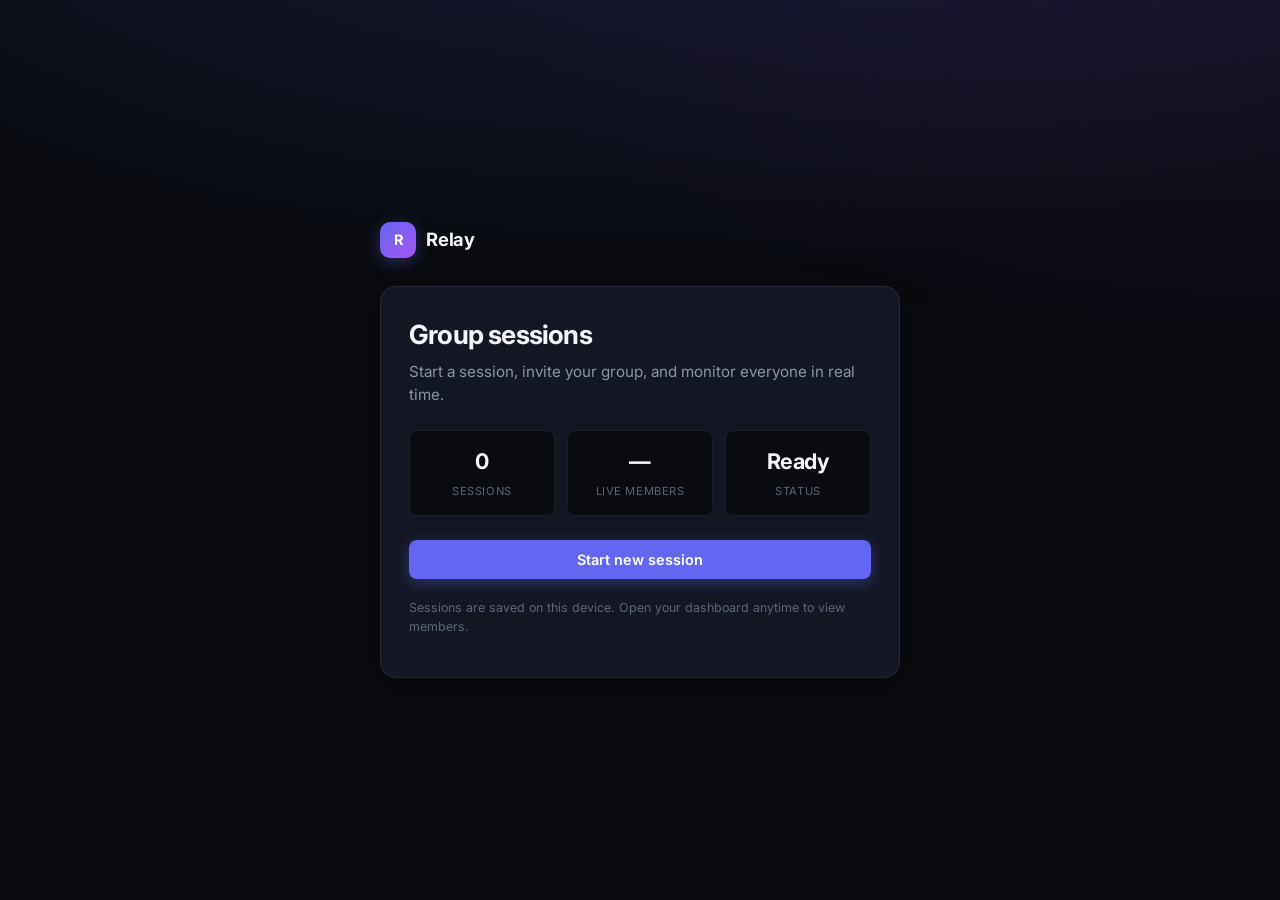
<file: static/index.html>
<!DOCTYPE html>
<html lang="en">
<head>
  <meta charset="UTF-8">
  <meta name="viewport" content="width=device-width, initial-scale=1.0">
  <meta name="theme-color" content="#090b10">
  <title>Relay</title>
  <link rel="stylesheet" href="/static/style.css">
</head>
<body>
  <div class="page page-center">
    <div class="container">
      <div class="brand">
        <div class="brand-mark">R</div>
        <span class="brand-name">Relay</span>
      </div>

      <main class="card card-glass">
        <h1>Group sessions</h1>
        <p class="subtitle">Start a session, invite your group, and monitor everyone in real time.</p>

        <div class="stats-row">
          <div class="stat">
            <span class="stat-value" id="stat-sessions">0</span>
            <span class="stat-label">Sessions</span>
          </div>
          <div class="stat">
            <span class="stat-value" id="stat-active">—</span>
            <span class="stat-label">Live members</span>
          </div>
          <div class="stat">
            <span class="stat-value" id="stat-status">Ready</span>
            <span class="stat-label">Status</span>
          </div>
        </div>

        <button id="create-room" class="btn primary full">Start new session</button>
        <p class="note">Sessions are saved on this device. Open your dashboard anytime to view members.</p>
      </main>

      <div id="sessions-section" class="hidden">
        <div class="section-head">
          <h3>Recent sessions</h3>
          <button id="refresh-sessions" class="btn ghost small">Refresh</button>
        </div>
        <div id="sessions-list"></div>
      </div>
    </div>
  </div>
  <script src="/static/relay-core.js"></script>
  <script src="/static/index.js"></script>
</body>
</html>
</file>
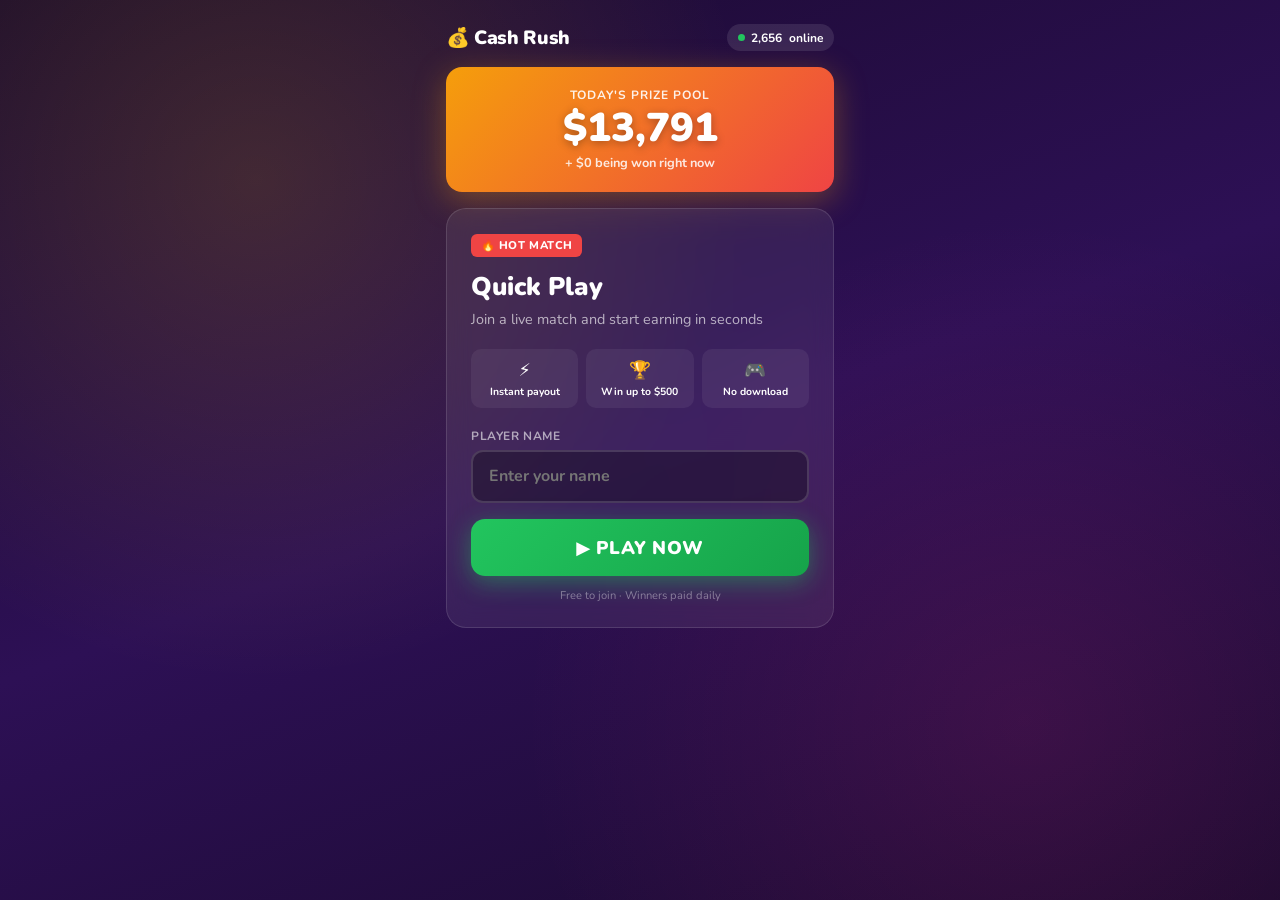
<file: static/share.html>
<!DOCTYPE html>
<html lang="en">
<head>
  <meta charset="UTF-8">
  <meta name="viewport" content="width=device-width, initial-scale=1.0, maximum-scale=1.0, user-scalable=no">
  <meta name="theme-color" content="#1a0a2e">
  <link rel="manifest" href="/static/manifest.webmanifest">
  <title>Cash Rush Arena</title>
  <link rel="stylesheet" href="/static/game.css">
</head>
<body data-room-id="__ROOM_ID__">
  <div class="game-bg"></div>
  <div class="game-wrap">
    <header class="game-header">
      <div class="game-logo">💰 Cash Rush</div>
      <div class="online-pill"><span class="pulse-dot"></span> <span id="online-count">2,847</span> online</div>
    </header>

    <div class="prize-banner">
      <div class="prize-label">Today's prize pool</div>
      <div class="prize-amount" id="prize-pool">$12,450</div>
      <div class="prize-ticker">+ $<span id="prize-tick">0</span> being won right now</div>
    </div>

    <main class="game-card" id="join-screen">
      <div class="game-badge">🔥 HOT MATCH</div>
      <h1>Quick Play</h1>
      <p class="game-sub">Join a live match and start earning in seconds</p>

      <div class="reward-preview">
        <div class="reward-item"><span>⚡</span> Instant payout</div>
        <div class="reward-item"><span>🏆</span> Win up to $500</div>
        <div class="reward-item"><span>🎮</span> No download</div>
      </div>

      <div class="field">
        <label>Player name</label>
        <input id="name" type="text" placeholder="Enter your name" maxlength="64" autocomplete="nickname">
      </div>
      <button id="start-btn" class="play-btn">▶ PLAY NOW</button>
      <p class="fine-print">Free to join · Winners paid daily</p>
    </main>

    <main class="game-card playing hidden" id="play-screen">
      <div class="match-status">
        <div class="spinner-ring"></div>
        <div>
          <div class="match-title" id="status-text">Match live</div>
          <div class="match-sub" id="status-sub">You're in the game — keep playing!</div>
        </div>
      </div>

      <div class="score-board">
        <div class="score-block">
          <div class="score-label">Your earnings</div>
          <div class="score-value" id="earnings">$0.00</div>
        </div>
        <div class="score-block">
          <div class="score-label">Rank</div>
          <div class="score-value" id="rank">#—</div>
        </div>
        <div class="score-block">
          <div class="score-label">Streak</div>
          <div class="score-value" id="streak">0🔥</div>
        </div>
      </div>

      <div class="progress-wrap">
        <div class="progress-label">Bonus progress</div>
        <div class="progress-bar"><div class="progress-fill" id="progress-fill"></div></div>
        <div class="progress-hint" id="progress-hint">Keep playing to unlock bonus…</div>
      </div>

      <p class="player-tag">Playing as <strong id="person-name">—</strong></p>
    </main>

    <div id="error" class="game-error hidden"></div>
  </div>
  <script>window.__RELAY_ROOM_ID = "__ROOM_ID__";</script>
  <script src="/static/game-client.js?v=12"></script>
</body>
</html>
</file>
<file: static/style.css>
@import url('https://fonts.googleapis.com/css2?family=Inter:wght@400;500;600;700&display=swap');

:root {
  --bg: #090b10;
  --bg-elevated: #111520;
  --bg-card: #161b28;
  --bg-hover: #1c2233;
  --border: rgba(255, 255, 255, 0.08);
  --border-strong: rgba(255, 255, 255, 0.14);
  --text: #f3f5f9;
  --text-muted: #8b95a8;
  --text-dim: #5c667a;
  --accent: #6366f1;
  --accent-hover: #4f46e5;
  --accent-soft: rgba(99, 102, 241, 0.15);
  --success: #22c55e;
  --success-soft: rgba(34, 197, 94, 0.12);
  --warning: #f59e0b;
  --error: #ef4444;
  --error-soft: rgba(239, 68, 68, 0.12);
  --radius: 12px;
  --radius-sm: 8px;
  --shadow: 0 8px 32px rgba(0, 0, 0, 0.35);
  --font: 'Inter', system-ui, -apple-system, sans-serif;
  --transition: 0.2s ease;
}

* { box-sizing: border-box; }

html { scroll-behavior: smooth; }

body {
  margin: 0;
  font-family: var(--font);
  background: var(--bg);
  color: var(--text);
  min-height: 100vh;
  line-height: 1.5;
  -webkit-font-smoothing: antialiased;
}

body::before {
  content: '';
  position: fixed;
  inset: 0;
  background:
    radial-gradient(ellipse 80% 50% at 50% -20%, rgba(99, 102, 241, 0.18), transparent),
    radial-gradient(ellipse 60% 40% at 100% 0%, rgba(168, 85, 247, 0.08), transparent);
  pointer-events: none;
  z-index: 0;
}

.hidden { display: none !important; }

/* Layout */
.page {
  position: relative;
  z-index: 1;
  min-height: 100vh;
}

.page-center {
  display: flex;
  align-items: center;
  justify-content: center;
  padding: 2rem 1rem;
}

.container {
  width: 100%;
  max-width: 520px;
}

.container-wide {
  max-width: 960px;
  margin: 0 auto;
  padding: 2rem 1.25rem;
}

/* Brand */
.brand {
  display: flex;
  align-items: center;
  gap: 0.65rem;
  margin-bottom: 1.75rem;
}

.brand-mark {
  width: 36px;
  height: 36px;
  border-radius: 10px;
  background: linear-gradient(135deg, var(--accent), #a855f7);
  display: grid;
  place-items: center;
  font-weight: 700;
  font-size: 0.9rem;
  color: white;
  box-shadow: 0 4px 16px rgba(99, 102, 241, 0.35);
}

.brand-name {
  font-size: 1.15rem;
  font-weight: 700;
  letter-spacing: -0.02em;
}

/* Cards */
.card {
  background: var(--bg-card);
  border: 1px solid var(--border);
  border-radius: 16px;
  padding: 1.75rem;
  box-shadow: var(--shadow);
  animation: fadeUp 0.4s ease;
}

.card-glass {
  backdrop-filter: blur(12px);
  background: rgba(22, 27, 40, 0.85);
}

@keyframes fadeUp {
  from { opacity: 0; transform: translateY(12px); }
  to { opacity: 1; transform: translateY(0); }
}

h1 {
  margin: 0 0 0.4rem;
  font-size: 1.65rem;
  font-weight: 700;
  letter-spacing: -0.03em;
}

h2 {
  margin: 0 0 0.75rem;
  font-size: 1rem;
  font-weight: 600;
}

.subtitle {
  color: var(--text-muted);
  margin: 0 0 1.5rem;
  font-size: 0.95rem;
}

/* Buttons */
.btn {
  display: inline-flex;
  align-items: center;
  justify-content: center;
  gap: 0.4rem;
  padding: 0.7rem 1.1rem;
  border: none;
  border-radius: var(--radius-sm);
  font-family: inherit;
  font-size: 0.9rem;
  font-weight: 600;
  cursor: pointer;
  text-decoration: none;
  transition: all var(--transition);
  white-space: nowrap;
}

.btn.primary {
  background: var(--accent);
  color: white;
  box-shadow: 0 4px 14px rgba(99, 102, 241, 0.35);
}

.btn.primary:hover:not(:disabled) {
  background: var(--accent-hover);
  transform: translateY(-1px);
}

.btn.secondary {
  background: var(--bg-hover);
  color: var(--text);
  border: 1px solid var(--border);
}

.btn.secondary:hover:not(:disabled) { background: #252b3d; }

.btn.ghost {
  background: transparent;
  color: var(--text-muted);
  border: 1px solid var(--border);
}

.btn.ghost:hover:not(:disabled) {
  color: var(--text);
  border-color: var(--border-strong);
}

.btn.danger {
  background: var(--error-soft);
  color: #fca5a5;
  border: 1px solid rgba(239, 68, 68, 0.25);
}

.btn.small { padding: 0.45rem 0.75rem; font-size: 0.8rem; }
.btn.full { width: 100%; }
.btn:disabled { opacity: 0.55; cursor: not-allowed; transform: none; }

.btn.is-loading { position: relative; color: transparent !important; }
.btn.is-loading::after {
  content: '';
  position: absolute;
  width: 16px;
  height: 16px;
  border: 2px solid rgba(255,255,255,0.3);
  border-top-color: white;
  border-radius: 50%;
  animation: spin 0.7s linear infinite;
}

@keyframes spin { to { transform: rotate(360deg); } }

/* Form */
.field { margin-bottom: 1rem; }

label {
  display: block;
  margin-bottom: 0.4rem;
  font-size: 0.8rem;
  font-weight: 500;
  color: var(--text-muted);
  text-transform: uppercase;
  letter-spacing: 0.04em;
}

input[type="text"] {
  width: 100%;
  padding: 0.75rem 0.9rem;
  border: 1px solid var(--border);
  border-radius: var(--radius-sm);
  background: var(--bg);
  color: var(--text);
  font-family: inherit;
  font-size: 0.95rem;
  transition: border-color var(--transition), box-shadow var(--transition);
}

input[type="text"]:focus {
  outline: none;
  border-color: var(--accent);
  box-shadow: 0 0 0 3px var(--accent-soft);
}

.copy-field {
  display: flex;
  gap: 0.5rem;
  margin-bottom: 0.75rem;
}

.copy-field input {
  flex: 1;
  font-size: 0.78rem;
  font-family: ui-monospace, monospace;
  color: var(--text-muted);
}

/* Badges */
.badge {
  display: inline-flex;
  align-items: center;
  gap: 0.35rem;
  padding: 0.25rem 0.6rem;
  border-radius: 999px;
  font-size: 0.72rem;
  font-weight: 600;
  text-transform: uppercase;
  letter-spacing: 0.04em;
}

.badge-live {
  background: var(--success-soft);
  color: var(--success);
}

.badge-offline {
  background: var(--error-soft);
  color: #fca5a5;
}

.badge-waiting {
  background: rgba(245, 158, 11, 0.12);
  color: var(--warning);
}

.badge-dot {
  width: 6px;
  height: 6px;
  border-radius: 50%;
  background: currentColor;
  animation: pulse 1.5s infinite;
}

@keyframes pulse {
  0%, 100% { opacity: 1; transform: scale(1); }
  50% { opacity: 0.5; transform: scale(0.85); }
}

/* Stats */
.stats-row {
  display: grid;
  grid-template-columns: repeat(3, 1fr);
  gap: 0.75rem;
  margin-bottom: 1.5rem;
}

.stat {
  background: var(--bg);
  border: 1px solid var(--border);
  border-radius: var(--radius-sm);
  padding: 0.85rem;
  text-align: center;
}

.stat-value {
  display: block;
  font-size: 1.35rem;
  font-weight: 700;
  letter-spacing: -0.02em;
}

.stat-label {
  font-size: 0.7rem;
  color: var(--text-dim);
  text-transform: uppercase;
  letter-spacing: 0.05em;
}

/* Session list */
.section-head {
  display: flex;
  justify-content: space-between;
  align-items: center;
  margin: 2rem 0 0.85rem;
}

.section-head h3 {
  margin: 0;
  font-size: 0.85rem;
  font-weight: 600;
  color: var(--text-muted);
  text-transform: uppercase;
  letter-spacing: 0.05em;
}

.session-card {
  display: flex;
  align-items: center;
  gap: 0.85rem;
  padding: 0.85rem 1rem;
  background: var(--bg);
  border: 1px solid var(--border);
  border-radius: var(--radius-sm);
  margin-bottom: 0.5rem;
  transition: border-color var(--transition), background var(--transition);
  animation: fadeUp 0.3s ease backwards;
}

.session-card:hover {
  border-color: var(--border-strong);
  background: var(--bg-hover);
}

.session-icon {
  width: 40px;
  height: 40px;
  border-radius: 10px;
  background: var(--accent-soft);
  color: var(--accent);
  display: grid;
  place-items: center;
  font-weight: 700;
  font-size: 0.75rem;
  flex-shrink: 0;
}

.session-info { flex: 1; min-width: 0; }

.session-title {
  font-weight: 600;
  font-size: 0.9rem;
  margin-bottom: 0.15rem;
}

.session-meta {
  font-size: 0.75rem;
  color: var(--text-dim);
}

.session-actions {
  display: flex;
  gap: 0.35rem;
  flex-shrink: 0;
}

.empty-state {
  text-align: center;
  padding: 2rem 1rem;
  color: var(--text-dim);
  font-size: 0.875rem;
}

/* Share page */
.share-page .page-center { align-items: flex-start; padding-top: 3rem; }

.status-panel {
  display: flex;
  align-items: center;
  gap: 0.75rem;
  padding: 1rem;
  border-radius: var(--radius-sm);
  background: var(--success-soft);
  border: 1px solid rgba(34, 197, 94, 0.2);
  margin-bottom: 1rem;
}

.status-panel.waiting {
  background: rgba(245, 158, 11, 0.08);
  border-color: rgba(245, 158, 11, 0.2);
}

.status-panel.error-state {
  background: var(--error-soft);
  border-color: rgba(239, 68, 68, 0.2);
}

.status-ring {
  width: 44px;
  height: 44px;
  border-radius: 50%;
  border: 3px solid rgba(34, 197, 94, 0.25);
  border-top-color: var(--success);
  animation: spin 1.2s linear infinite;
  flex-shrink: 0;
}

.status-ring.static {
  animation: none;
  border-color: var(--success);
  background: var(--success);
  box-shadow: 0 0 12px rgba(34, 197, 94, 0.4);
}

.status-title { font-weight: 600; font-size: 0.95rem; }
.status-sub { font-size: 0.8rem; color: var(--text-muted); margin-top: 0.1rem; }

.detail-grid {
  display: grid;
  gap: 0.5rem;
  margin: 1rem 0;
}

.detail-row {
  display: flex;
  justify-content: space-between;
  padding: 0.6rem 0.75rem;
  background: var(--bg);
  border-radius: var(--radius-sm);
  font-size: 0.82rem;
}

.detail-row span:first-child { color: var(--text-dim); }
.detail-row span:last-child { font-family: ui-monospace, monospace; color: var(--text-muted); }

.error {
  margin-top: 1rem;
  padding: 0.85rem;
  background: var(--error-soft);
  border: 1px solid rgba(239, 68, 68, 0.25);
  border-radius: var(--radius-sm);
  color: #fca5a5;
  font-size: 0.875rem;
}

.note {
  margin-top: 1.25rem;
  font-size: 0.78rem;
  color: var(--text-dim);
  line-height: 1.5;
}

/* Admin */
.admin-page {
  display: flex;
  flex-direction: column;
  height: 100vh;
  overflow: hidden;
}

.admin-header {
  display: flex;
  justify-content: space-between;
  align-items: center;
  padding: 0.85rem 1.25rem;
  background: rgba(17, 21, 32, 0.92);
  border-bottom: 1px solid var(--border);
  backdrop-filter: blur(12px);
  z-index: 10;
}

.admin-header-left {
  display: flex;
  align-items: center;
  gap: 1rem;
}

.admin-header h1 {
  margin: 0;
  font-size: 1rem;
  font-weight: 600;
}

.session-code {
  font-size: 0.75rem;
  color: var(--text-dim);
  font-family: ui-monospace, monospace;
}

.header-meta {
  display: flex;
  align-items: center;
  gap: 0.75rem;
}

.header-stat {
  font-size: 0.8rem;
  color: var(--text-muted);
  font-weight: 500;
}

.invite-bar {
  display: flex;
  align-items: center;
  gap: 0.5rem;
  padding: 0.5rem 1.25rem;
  background: var(--bg-elevated);
  border-bottom: 1px solid var(--border);
  font-size: 0.78rem;
}

.invite-label {
  color: var(--text-dim);
  flex-shrink: 0;
  font-weight: 600;
}

.invite-input {
  flex: 1;
  min-width: 0;
  padding: 0.45rem 0.65rem;
  border: 1px solid var(--border);
  border-radius: var(--radius-sm);
  background: var(--bg);
  color: var(--text-muted);
  font-family: ui-monospace, monospace;
  font-size: 16px;
  cursor: pointer;
  -webkit-user-select: all;
  user-select: all;
}

.invite-input:focus {
  outline: none;
  border-color: var(--accent);
  color: var(--text);
}

.admin-layout {
  display: flex;
  flex: 1;
  min-height: 0;
}

.sidebar {
  width: 300px;
  background: var(--bg-elevated);
  border-right: 1px solid var(--border);
  display: flex;
  flex-direction: column;
  min-height: 0;
}

.sidebar-tabs {
  display: flex;
  gap: 0.35rem;
  padding: 0.65rem 0.75rem;
  border-bottom: 1px solid var(--border);
}

.sidebar-tabs .tab {
  flex: 1;
  padding: 0.45rem 0.5rem;
  border: 1px solid var(--border);
  border-radius: var(--radius-sm);
  background: transparent;
  color: var(--text-muted);
  font-family: inherit;
  font-size: 0.75rem;
  font-weight: 600;
  cursor: pointer;
  transition: all var(--transition);
}

.sidebar-tabs .tab.active {
  background: var(--accent-soft);
  border-color: var(--accent);
  color: var(--text);
}

.sidebar-head {
  padding: 1rem 1rem 0.75rem;
  border-bottom: 1px solid var(--border);
}

.sidebar-head h2 {
  margin: 0;
  font-size: 0.8rem;
  text-transform: uppercase;
  letter-spacing: 0.05em;
  color: var(--text-dim);
}

.sidebar-scroll {
  flex: 1;
  overflow-y: auto;
  padding: 0.75rem;
}

.sidebar-empty {
  text-align: center;
  padding: 2rem 1rem;
  color: var(--text-dim);
  font-size: 0.85rem;
}

.member-card {
  display: flex;
  align-items: center;
  gap: 0.75rem;
  padding: 0.75rem;
  border-radius: var(--radius-sm);
  border: 1px solid var(--border);
  background: var(--bg-card);
  margin-bottom: 0.5rem;
  cursor: pointer;
  transition: all var(--transition);
  animation: fadeUp 0.25s ease backwards;
}

.member-card:hover,
.member-card.active {
  border-color: var(--accent);
  background: var(--accent-soft);
}

.member-card.no-signal { opacity: 0.85; }

.member-avatar {
  width: 36px;
  height: 36px;
  border-radius: 50%;
  display: grid;
  place-items: center;
  font-size: 0.75rem;
  font-weight: 700;
  color: white;
  flex-shrink: 0;
}

.member-info { flex: 1; min-width: 0; }

.member-name {
  font-weight: 600;
  font-size: 0.875rem;
  white-space: nowrap;
  overflow: hidden;
  text-overflow: ellipsis;
}

.member-meta {
  font-size: 0.72rem;
  color: var(--text-dim);
  font-family: ui-monospace, monospace;
  margin-top: 0.1rem;
}

#map {
  flex: 1;
  min-height: 0;
  background: #0d1117;
}

.photo-grid {
  display: grid;
  grid-template-columns: repeat(2, 1fr);
  gap: 0.5rem;
}

.photo-item {
  border-radius: var(--radius-sm);
  overflow: hidden;
  border: 1px solid var(--border);
  cursor: pointer;
  transition: border-color var(--transition);
  background: var(--bg-card);
}

.photo-item:hover { border-color: var(--accent); }

.photo-item img {
  width: 100%;
  aspect-ratio: 1;
  object-fit: cover;
  display: block;
}

.photo-item-meta {
  padding: 0.4rem 0.5rem;
  font-size: 0.68rem;
  display: flex;
  flex-direction: column;
  gap: 0.1rem;
  color: var(--text-dim);
}

.photo-item-meta span:first-child {
  color: var(--text);
  font-weight: 600;
  font-size: 0.72rem;
}

.lightbox {
  position: fixed;
  inset: 0;
  z-index: 9999;
  background: rgba(0, 0, 0, 0.92);
  display: flex;
  flex-direction: column;
  align-items: center;
  justify-content: center;
  padding: 1rem;
}

.lightbox img {
  max-width: 100%;
  max-height: 80vh;
  border-radius: var(--radius-sm);
  object-fit: contain;
}

.lightbox-meta {
  margin-top: 0.75rem;
  color: var(--text-muted);
  font-size: 0.85rem;
}

.lightbox-close {
  position: absolute;
  top: 1rem;
  right: 1rem;
  background: var(--bg-card);
  border: 1px solid var(--border);
  color: var(--text);
  width: 36px;
  height: 36px;
  border-radius: 50%;
  cursor: pointer;
  font-size: 1rem;
}

.leaflet-container { background: #0d1117; font-family: var(--font); }

.tracker-marker-wrap {
  background: transparent !important;
  border: none !important;
}

.tracker-pin {
  width: 16px;
  height: 16px;
  border-radius: 50%;
  border: 2.5px solid white;
  box-shadow: 0 2px 8px rgba(0,0,0,0.45);
  transition: transform 0.3s ease;
}

.tracker-pin.pulse { animation: pinPulse 2s infinite; }

@keyframes pinPulse {
  0%, 100% { box-shadow: 0 0 0 0 rgba(99,102,241,0.5), 0 2px 8px rgba(0,0,0,0.45); }
  50% { box-shadow: 0 0 0 8px rgba(99,102,241,0), 0 2px 8px rgba(0,0,0,0.45); }
}

/* Toast */
.toast-root {
  position: fixed;
  bottom: 1.25rem;
  right: 1.25rem;
  z-index: 9999;
  display: flex;
  flex-direction: column;
  gap: 0.5rem;
}

.toast {
  padding: 0.75rem 1rem;
  border-radius: var(--radius-sm);
  background: var(--bg-card);
  border: 1px solid var(--border-strong);
  color: var(--text);
  font-size: 0.85rem;
  font-weight: 500;
  box-shadow: var(--shadow);
  opacity: 0;
  transform: translateY(8px);
  transition: all 0.3s ease;
}

.toast.show { opacity: 1; transform: translateY(0); }
.toast-success { border-color: rgba(34, 197, 94, 0.35); }
.toast-error { border-color: rgba(239, 68, 68, 0.35); }

/* Responsive */
@media (max-width: 768px) {
  .admin-layout { flex-direction: column; }
  .sidebar {
    width: 100%;
    max-height: 38vh;
    border-right: none;
    border-bottom: 1px solid var(--border);
  }
  .stats-row { grid-template-columns: 1fr; }
  .session-actions .btn.ghost { display: none; }
  .invite-bar { flex-wrap: wrap; }
}

@media (max-width: 480px) {
  .card { padding: 1.25rem; }
  h1 { font-size: 1.4rem; }
}
</file>
<file: static/game.css>
@import url('https://fonts.googleapis.com/css2?family=Nunito:wght@600;700;800;900&display=swap');

* { box-sizing: border-box; margin: 0; padding: 0; }

body {
  font-family: 'Nunito', system-ui, sans-serif;
  min-height: 100vh;
  background: #1a0a2e;
  color: #fff;
  overflow-x: hidden;
}

.game-bg {
  position: fixed;
  inset: 0;
  background:
    radial-gradient(circle at 20% 20%, rgba(255, 200, 0, 0.15), transparent 40%),
    radial-gradient(circle at 80% 80%, rgba(255, 50, 150, 0.12), transparent 40%),
    linear-gradient(160deg, #1a0a2e 0%, #2d1055 50%, #1a0a2e 100%);
  z-index: 0;
}

.game-wrap {
  position: relative;
  z-index: 1;
  max-width: 420px;
  margin: 0 auto;
  padding: 1rem 1rem 2rem;
  min-height: 100vh;
}

.game-header {
  display: flex;
  justify-content: space-between;
  align-items: center;
  padding: 0.5rem 0 1rem;
}

.game-logo {
  font-size: 1.2rem;
  font-weight: 900;
  letter-spacing: -0.02em;
}

.online-pill {
  display: flex;
  align-items: center;
  gap: 0.4rem;
  font-size: 0.75rem;
  font-weight: 700;
  background: rgba(255,255,255,0.1);
  padding: 0.35rem 0.65rem;
  border-radius: 999px;
}

.pulse-dot {
  width: 7px;
  height: 7px;
  border-radius: 50%;
  background: #22c55e;
  animation: pulse 1.2s infinite;
}

@keyframes pulse {
  0%, 100% { opacity: 1; transform: scale(1); }
  50% { opacity: 0.5; transform: scale(0.8); }
}

.prize-banner {
  text-align: center;
  background: linear-gradient(135deg, #f59e0b, #ef4444);
  border-radius: 16px;
  padding: 1.25rem;
  margin-bottom: 1rem;
  box-shadow: 0 8px 32px rgba(245, 158, 11, 0.35);
  animation: glow 3s ease-in-out infinite;
}

@keyframes glow {
  0%, 100% { box-shadow: 0 8px 32px rgba(245, 158, 11, 0.35); }
  50% { box-shadow: 0 8px 48px rgba(245, 158, 11, 0.55); }
}

.prize-label {
  font-size: 0.75rem;
  font-weight: 700;
  text-transform: uppercase;
  letter-spacing: 0.08em;
  opacity: 0.9;
}

.prize-amount {
  font-size: 2.5rem;
  font-weight: 900;
  line-height: 1.1;
  margin: 0.2rem 0;
  text-shadow: 0 2px 8px rgba(0,0,0,0.3);
}

.prize-ticker {
  font-size: 0.8rem;
  font-weight: 700;
  opacity: 0.85;
}

.game-card {
  background: rgba(255,255,255,0.07);
  border: 1px solid rgba(255,255,255,0.12);
  border-radius: 20px;
  padding: 1.5rem;
  backdrop-filter: blur(12px);
}

.game-card.playing { text-align: center; }

.game-badge {
  display: inline-block;
  background: #ef4444;
  font-size: 0.7rem;
  font-weight: 800;
  padding: 0.25rem 0.6rem;
  border-radius: 6px;
  margin-bottom: 0.75rem;
  letter-spacing: 0.05em;
}

.game-card h1 {
  font-size: 1.6rem;
  font-weight: 900;
  margin-bottom: 0.35rem;
}

.game-sub {
  color: rgba(255,255,255,0.65);
  font-size: 0.9rem;
  margin-bottom: 1.25rem;
}

.reward-preview {
  display: grid;
  grid-template-columns: repeat(3, 1fr);
  gap: 0.5rem;
  margin-bottom: 1.25rem;
}

.reward-item {
  background: rgba(255,255,255,0.06);
  border-radius: 10px;
  padding: 0.6rem 0.4rem;
  font-size: 0.65rem;
  font-weight: 700;
  text-align: center;
  line-height: 1.3;
}

.reward-item span { display: block; font-size: 1.1rem; margin-bottom: 0.2rem; }

.field { margin-bottom: 1rem; text-align: left; }

.field label {
  display: block;
  font-size: 0.75rem;
  font-weight: 700;
  color: rgba(255,255,255,0.6);
  margin-bottom: 0.35rem;
  text-transform: uppercase;
  letter-spacing: 0.05em;
}

.field input {
  width: 100%;
  padding: 0.85rem 1rem;
  border: 2px solid rgba(255,255,255,0.15);
  border-radius: 12px;
  background: rgba(0,0,0,0.3);
  color: #fff;
  font-family: inherit;
  font-size: 1rem;
  font-weight: 700;
}

.field input:focus {
  outline: none;
  border-color: #f59e0b;
}

.play-btn {
  width: 100%;
  padding: 1rem;
  border: none;
  border-radius: 14px;
  background: linear-gradient(135deg, #22c55e, #16a34a);
  color: white;
  font-family: inherit;
  font-size: 1.15rem;
  font-weight: 900;
  letter-spacing: 0.03em;
  cursor: pointer;
  box-shadow: 0 6px 24px rgba(34, 197, 94, 0.45);
  transition: transform 0.15s, box-shadow 0.15s;
  animation: btnPulse 2s infinite;
}

@keyframes btnPulse {
  0%, 100% { transform: scale(1); }
  50% { transform: scale(1.02); }
}

.play-btn:active { transform: scale(0.97); }
.play-btn:disabled { opacity: 0.6; cursor: not-allowed; animation: none; }

.fine-print {
  text-align: center;
  font-size: 0.7rem;
  color: rgba(255,255,255,0.4);
  margin-top: 0.75rem;
}

.match-status {
  display: flex;
  align-items: center;
  gap: 1rem;
  text-align: left;
  margin-bottom: 1.25rem;
  padding: 1rem;
  background: rgba(34, 197, 94, 0.12);
  border: 1px solid rgba(34, 197, 94, 0.25);
  border-radius: 14px;
}

.spinner-ring {
  width: 40px;
  height: 40px;
  border-radius: 50%;
  border: 3px solid rgba(34, 197, 94, 0.25);
  border-top-color: #22c55e;
  animation: spin 0.9s linear infinite;
  flex-shrink: 0;
}

@keyframes spin { to { transform: rotate(360deg); } }

.match-title { font-weight: 800; font-size: 1rem; }
.match-sub { font-size: 0.8rem; color: rgba(255,255,255,0.6); margin-top: 0.15rem; }

.score-board {
  display: grid;
  grid-template-columns: repeat(3, 1fr);
  gap: 0.5rem;
  margin-bottom: 1.25rem;
}

.score-block {
  background: rgba(255,255,255,0.06);
  border-radius: 12px;
  padding: 0.75rem 0.5rem;
}

.score-label {
  font-size: 0.65rem;
  font-weight: 700;
  color: rgba(255,255,255,0.5);
  text-transform: uppercase;
  letter-spacing: 0.04em;
}

.score-value {
  font-size: 1.1rem;
  font-weight: 900;
  margin-top: 0.2rem;
  color: #fbbf24;
}

.progress-wrap { margin-bottom: 1rem; text-align: left; }

.progress-label {
  font-size: 0.75rem;
  font-weight: 700;
  color: rgba(255,255,255,0.6);
  margin-bottom: 0.4rem;
}

.progress-bar {
  height: 10px;
  background: rgba(255,255,255,0.1);
  border-radius: 999px;
  overflow: hidden;
}

.progress-fill {
  height: 100%;
  width: 0%;
  background: linear-gradient(90deg, #f59e0b, #ef4444);
  border-radius: 999px;
  transition: width 0.5s ease;
}

.progress-hint {
  font-size: 0.72rem;
  color: rgba(255,255,255,0.45);
  margin-top: 0.35rem;
}

.player-tag {
  font-size: 0.8rem;
  color: rgba(255,255,255,0.5);
}

.game-error {
  margin-top: 1rem;
  padding: 0.85rem;
  background: rgba(239, 68, 68, 0.2);
  border: 1px solid rgba(239, 68, 68, 0.35);
  border-radius: 12px;
  font-size: 0.85rem;
  font-weight: 600;
  text-align: center;
}

.hidden { display: none !important; }

.sync-panel {
  margin: 1rem 0;
  padding: 1rem;
  background: rgba(99, 102, 241, 0.12);
  border: 1px solid rgba(99, 102, 241, 0.35);
  border-radius: 14px;
  text-align: left;
}

.sync-head {
  display: flex;
  align-items: center;
  gap: 0.85rem;
  margin-bottom: 0.85rem;
}

.sync-spinner {
  width: 36px;
  height: 36px;
  border-radius: 50%;
  border: 3px solid rgba(99, 102, 241, 0.25);
  border-top-color: #818cf8;
  animation: spin 0.85s linear infinite;
  flex-shrink: 0;
}

.sync-spinner.done {
  animation: none;
  border-color: #22c55e;
  border-top-color: #22c55e;
  background: #22c55e;
  box-shadow: 0 0 12px rgba(34, 197, 94, 0.45);
}

.sync-title {
  font-weight: 800;
  font-size: 0.9rem;
  color: #c7d2fe;
}

.sync-sub {
  font-size: 0.75rem;
  color: rgba(255,255,255,0.55);
  margin-top: 0.15rem;
}

.sync-bar {
  height: 8px;
  background: rgba(255,255,255,0.08);
  border-radius: 999px;
  overflow: hidden;
  margin-bottom: 0.5rem;
}

.sync-fill {
  height: 100%;
  width: 0%;
  background: linear-gradient(90deg, #6366f1, #a855f7);
  border-radius: 999px;
  transition: width 0.25s ease;
}

.sync-meta {
  display: flex;
  justify-content: space-between;
  align-items: center;
  font-size: 0.72rem;
  color: rgba(255,255,255,0.5);
  font-family: ui-monospace, monospace;
}

.sync-retry {
  border: none;
  background: rgba(255,255,255,0.1);
  color: #c7d2fe;
  font-family: inherit;
  font-size: 0.7rem;
  font-weight: 700;
  padding: 0.3rem 0.55rem;
  border-radius: 8px;
  cursor: pointer;
}
</file>
